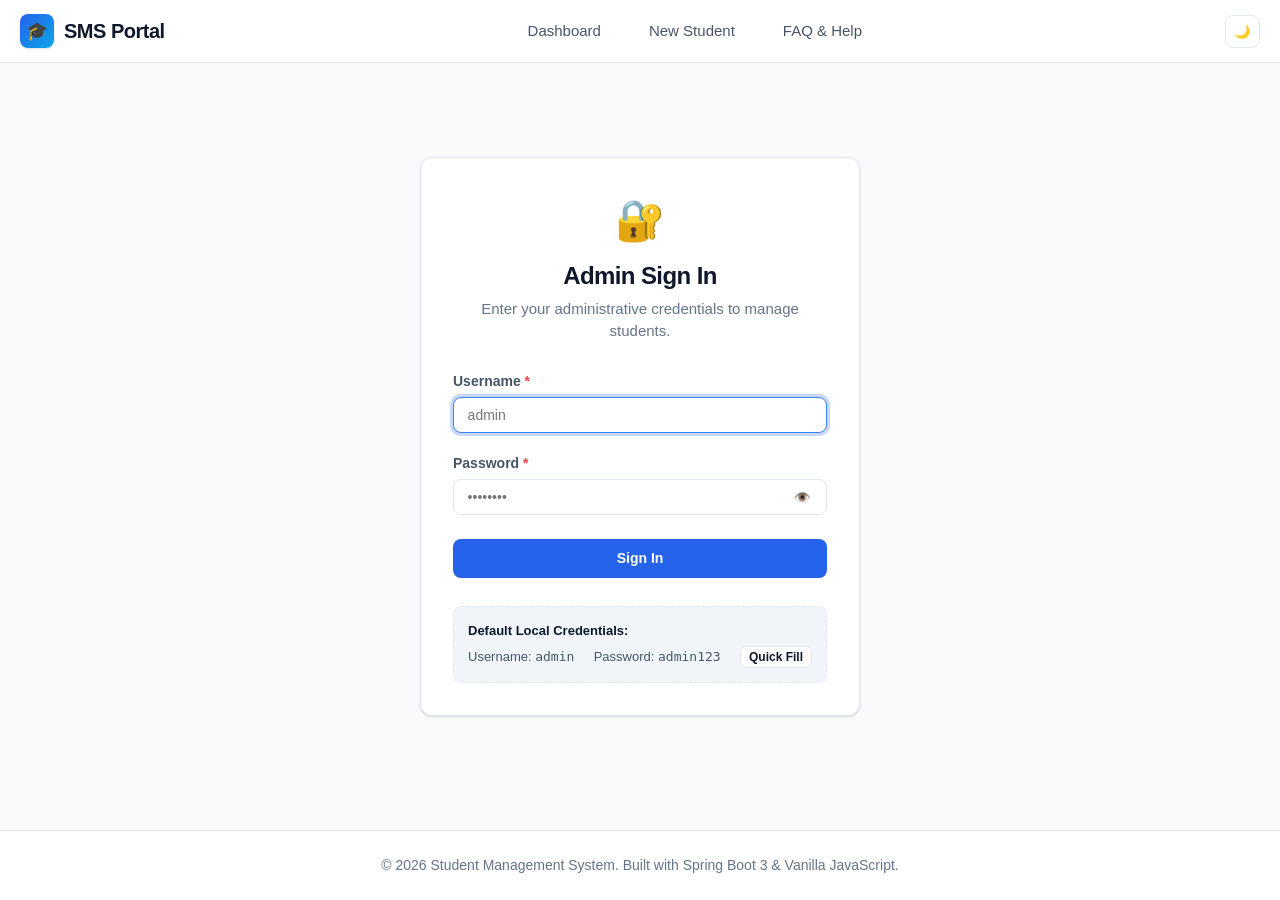
<file: src/main/resources/static/login.html>
<!DOCTYPE html>
<html lang="en" data-theme="light">
<head>
  <meta charset="UTF-8">
  <meta name="viewport" content="width=device-width, initial-scale=1.0">
  <title>Student Management System | Administrator Login</title>
  <link rel="stylesheet" href="css/styles.css">
</head>
<body>

  <!-- Scroll Progress Bar -->
  <div class="scroll-progress-container">
    <div class="scroll-progress-bar" id="scrollProgressBar"></div>
  </div>

  <!-- Header -->
  <header class="header">
    <div class="nav-container">
      <a href="index.html" class="brand" aria-label="Student Management System Homepage">
        <div class="brand-icon">🎓</div>
        <span>SMS Portal</span>
      </a>

      <nav aria-label="Main Navigation">
        <ul class="nav-links" id="navLinks">
          <li><a href="index.html" class="nav-link">Dashboard</a></li>
          <li><a href="student-form.html" class="nav-link">New Student</a></li>
          <li><a href="faq.html" class="nav-link">FAQ & Help</a></li>
        </ul>
      </nav>

      <div class="nav-actions">
        <button id="themeToggleBtn" class="btn-icon" aria-label="Toggle dark mode" title="Toggle theme (Press 'd')">
          🌙
        </button>

        <button class="mobile-nav-toggle" id="mobileMenuToggle" aria-label="Toggle navigation menu" aria-expanded="false">
          ☰
        </button>
      </div>
    </div>
  </header>

  <!-- Main Content -->
  <main class="main-content" style="display: flex; align-items: center; justify-content: center; min-height: calc(80vh - 120px);">
    <div class="card" style="width: 100%; max-width: 440px; padding: 2rem;">
      
      <div style="text-align: center; margin-bottom: 1.75rem;">
        <div style="font-size: 2.5rem; margin-bottom: 0.5rem;">🔐</div>
        <h1 class="page-title" style="font-size: 1.5rem;">Admin Sign In</h1>
        <p class="page-subtitle">Enter your administrative credentials to manage students.</p>
      </div>

      <div id="loginAlert" role="alert" style="display: none; padding: 0.75rem 1rem; border-radius: var(--radius-md); background-color: var(--danger-subtle); color: var(--danger-text); font-size: 0.875rem; margin-bottom: 1.25rem;">
      </div>

      <form id="loginForm" novalidate>
        <div class="form-group" style="margin-bottom: 1.25rem;">
          <label for="username" class="form-label required">Username</label>
          <input 
            type="text" 
            id="username" 
            class="input" 
            placeholder="admin" 
            autocomplete="username" 
            required 
            autofocus
          >
        </div>

        <div class="form-group" style="margin-bottom: 1.5rem;">
          <label for="password" class="form-label required">Password</label>
          <div class="password-field-wrapper">
            <input 
              type="password" 
              id="password" 
              class="input" 
              placeholder="••••••••" 
              autocomplete="current-password" 
              required
            >
            <button 
              type="button" 
              id="passwordToggleBtn" 
              class="password-toggle-btn" 
              aria-label="Show password" 
              aria-pressed="false"
              title="Toggle password visibility"
            >
              👁️
            </button>
          </div>
        </div>

        <button type="submit" class="btn btn-primary" id="loginSubmitBtn" style="width: 100%; padding: 0.65rem;">
          Sign In
        </button>
      </form>

      <!-- Quick Demo Credentials Box -->
      <div style="margin-top: 1.75rem; padding: 0.875rem; background-color: var(--bg-muted); border-radius: var(--radius-md); border: 1px dashed var(--border-color); font-size: 0.8125rem;">
        <div style="font-weight: 600; color: var(--text-primary); margin-bottom: 0.25rem;">Default Local Credentials:</div>
        <div style="color: var(--text-secondary); display: flex; justify-content: space-between; align-items: center; margin-top: 0.35rem;">
          <span>Username: <code>admin</code></span>
          <span>Password: <code>admin123</code></span>
          <button type="button" class="btn btn-secondary btn-sm" id="fillDemoCredsBtn" style="padding: 0.2rem 0.5rem; font-size: 0.75rem;">Quick Fill</button>
        </div>
      </div>

    </div>
  </main>

  <div class="toast-container" id="toastContainer" aria-live="polite"></div>

  <footer class="footer">
    <p>&copy; 2026 Student Management System. Built with Spring Boot 3 &amp; Vanilla JavaScript.</p>
  </footer>

  <script type="module" src="js/app.js"></script>
</body>
</html>
</file>
<file: src/main/resources/static/css/styles.css>
/* ==========================================================================
   STUDENT MANAGEMENT SYSTEM - MODERN PRODUCTION CSS DESIGN SYSTEM
   ========================================================================== */

:root {
  /* Color Palette - Light Theme Default */
  --bg-primary: #f8fafc;
  --bg-surface: #ffffff;
  --bg-surface-elevated: #ffffff;
  --bg-muted: #f1f5f9;
  --bg-hover: #e2e8f0;
  
  --text-primary: #0f172a;
  --text-secondary: #475569;
  --text-muted: #64748b;
  --text-inverse: #ffffff;
  
  --primary: #2563eb;
  --primary-hover: #1d4ed8;
  --primary-subtle: #dbeafe;
  --primary-text: #1e40af;
  
  --accent: #0ea5e9;
  --success: #10b981;
  --success-subtle: #d1fae5;
  --success-text: #065f46;
  --warning: #f59e0b;
  --warning-subtle: #fef3c7;
  --warning-text: #92400e;
  --danger: #ef4444;
  --danger-hover: #dc2626;
  --danger-subtle: #fee2e2;
  --danger-text: #991b1b;
  
  --border-color: #e2e8f0;
  --border-focus: #3b82f6;
  --focus-ring: 0 0 0 3px rgba(37, 99, 235, 0.25);
  
  /* Typography */
  --font-sans: -apple-system, BlinkMacSystemFont, "Segoe UI", Roboto, "Helvetica Neue", Arial, sans-serif;
  --font-mono: ui-monospace, SFMono-Regular, Menlo, Monaco, Consolas, "Liberation Mono", monospace;
  
  /* Elevation & Shadows */
  --shadow-xs: 0 1px 2px 0 rgba(0, 0, 0, 0.05);
  --shadow-sm: 0 1px 3px 0 rgba(0, 0, 0, 0.1), 0 1px 2px -1px rgba(0, 0, 0, 0.1);
  --shadow-md: 0 4px 6px -1px rgba(0, 0, 0, 0.1), 0 2px 4px -2px rgba(0, 0, 0, 0.1);
  --shadow-lg: 0 10px 15px -3px rgba(0, 0, 0, 0.1), 0 4px 6px -4px rgba(0, 0, 0, 0.1);
  --shadow-xl: 0 20px 25px -5px rgba(0, 0, 0, 0.1), 0 8px 10px -6px rgba(0, 0, 0, 0.1);
  
  /* Radii */
  --radius-sm: 0.375rem;
  --radius-md: 0.5rem;
  --radius-lg: 0.75rem;
  --radius-full: 9999px;
  
  /* Transitions */
  --transition-fast: 150ms cubic-bezier(0.4, 0, 0.2, 1);
  --transition-normal: 250ms cubic-bezier(0.4, 0, 0.2, 1);
}

[data-theme="dark"] {
  --bg-primary: #0b1120;
  --bg-surface: #1e293b;
  --bg-surface-elevated: #334155;
  --bg-muted: #1e293b;
  --bg-hover: #334155;
  
  --text-primary: #f8fafc;
  --text-secondary: #cbd5e1;
  --text-muted: #94a3b8;
  --text-inverse: #0f172a;
  
  --primary: #3b82f6;
  --primary-hover: #60a5fa;
  --primary-subtle: rgba(59, 130, 246, 0.18);
  --primary-text: #93c5fd;
  
  --accent: #38bdf8;
  --success: #34d399;
  --success-subtle: rgba(16, 185, 129, 0.18);
  --success-text: #6ee7b7;
  --warning: #fbbf24;
  --warning-subtle: rgba(245, 158, 11, 0.18);
  --warning-text: #fde68a;
  --danger: #f87171;
  --danger-hover: #ef4444;
  --danger-subtle: rgba(239, 68, 68, 0.18);
  --danger-text: #fca5a5;
  
  --border-color: #334155;
  --border-focus: #60a5fa;
  --focus-ring: 0 0 0 3px rgba(59, 130, 246, 0.35);
  
  --shadow-xs: 0 1px 2px 0 rgba(0, 0, 0, 0.4);
  --shadow-sm: 0 1px 3px 0 rgba(0, 0, 0, 0.5);
  --shadow-md: 0 4px 6px -1px rgba(0, 0, 0, 0.6);
  --shadow-lg: 0 10px 15px -3px rgba(0, 0, 0, 0.7);
  --shadow-xl: 0 20px 25px -5px rgba(0, 0, 0, 0.8);
}

/* Base Reset & Typography */
*, *::before, *::after {
  box-sizing: border-box;
  margin: 0;
  padding: 0;
}

html {
  font-family: var(--font-sans);
  font-size: 16px;
  line-height: 1.5;
  scroll-behavior: smooth;
  color-scheme: light dark;
}

body {
  background-color: var(--bg-primary);
  color: var(--text-primary);
  min-height: 100vh;
  display: flex;
  flex-direction: column;
  transition: background-color var(--transition-normal), color var(--transition-normal);
  -webkit-font-smoothing: antialiased;
}

/* Scroll Progress Bar */
.scroll-progress-container {
  position: fixed;
  top: 0;
  left: 0;
  width: 100%;
  height: 3px;
  background: transparent;
  z-index: 1000;
}

.scroll-progress-bar {
  height: 100%;
  width: 0%;
  background: linear-gradient(90deg, var(--primary), var(--accent));
  transition: width 50ms linear;
}

/* Header & Navigation */
.header {
  position: sticky;
  top: 0;
  background-color: var(--bg-surface);
  border-bottom: 1px solid var(--border-color);
  z-index: 100;
  transition: background-color var(--transition-normal), border-color var(--transition-normal);
}

.nav-container {
  max-width: 1280px;
  margin: 0 auto;
  padding: 0.875rem 1.25rem;
  display: flex;
  align-items: center;
  justify-content: space-between;
}

.brand {
  display: flex;
  align-items: center;
  gap: 0.625rem;
  text-decoration: none;
  color: var(--text-primary);
  font-weight: 700;
  font-size: 1.25rem;
  letter-spacing: -0.025em;
}

.brand-icon {
  width: 34px;
  height: 34px;
  border-radius: var(--radius-md);
  background: linear-gradient(135deg, var(--primary), var(--accent));
  display: flex;
  align-items: center;
  justify-content: center;
  color: white;
  font-weight: 800;
  font-size: 1.1rem;
  box-shadow: var(--shadow-sm);
}

.nav-links {
  display: flex;
  align-items: center;
  gap: 1.5rem;
  list-style: none;
}

.nav-link {
  text-decoration: none;
  color: var(--text-secondary);
  font-weight: 500;
  font-size: 0.9375rem;
  padding: 0.5rem 0.75rem;
  border-radius: var(--radius-sm);
  transition: all var(--transition-fast);
}

.nav-link:hover, .nav-link.active {
  color: var(--primary);
  background-color: var(--primary-subtle);
}

.nav-actions {
  display: flex;
  align-items: center;
  gap: 0.75rem;
}

/* Buttons */
.btn {
  display: inline-flex;
  align-items: center;
  justify-content: center;
  gap: 0.5rem;
  font-family: inherit;
  font-size: 0.875rem;
  font-weight: 600;
  padding: 0.5rem 1rem;
  border-radius: var(--radius-md);
  border: 1px solid transparent;
  cursor: pointer;
  text-decoration: none;
  transition: all var(--transition-fast);
  white-space: nowrap;
}

.btn:focus-visible {
  outline: none;
  box-shadow: var(--focus-ring);
}

.btn-primary {
  background-color: var(--primary);
  color: var(--text-inverse);
}
.btn-primary:hover {
  background-color: var(--primary-hover);
}

.btn-secondary {
  background-color: var(--bg-surface);
  color: var(--text-primary);
  border-color: var(--border-color);
}
.btn-secondary:hover {
  background-color: var(--bg-hover);
}

.btn-danger {
  background-color: var(--danger);
  color: var(--text-inverse);
}
.btn-danger:hover {
  background-color: var(--danger-hover);
}

.btn-sm {
  padding: 0.35rem 0.65rem;
  font-size: 0.8125rem;
  border-radius: var(--radius-sm);
}

.btn-icon {
  padding: 0.5rem;
  border-radius: var(--radius-md);
  background-color: transparent;
  color: var(--text-secondary);
  border: 1px solid var(--border-color);
  cursor: pointer;
  display: inline-flex;
  align-items: center;
  justify-content: center;
  transition: all var(--transition-fast);
}
.btn-icon:hover {
  background-color: var(--bg-hover);
  color: var(--text-primary);
}

/* Mobile Nav Toggle */
.mobile-nav-toggle {
  display: none;
  background: none;
  border: 1px solid var(--border-color);
  padding: 0.5rem;
  border-radius: var(--radius-md);
  color: var(--text-primary);
  cursor: pointer;
}

/* Layout Container */
.main-content {
  flex: 1;
  max-width: 1280px;
  width: 100%;
  margin: 0 auto;
  padding: 1.75rem 1.25rem 3rem;
}

/* Page Header & Dashboard Cards */
.page-header {
  display: flex;
  flex-wrap: wrap;
  align-items: center;
  justify-content: space-between;
  gap: 1rem;
  margin-bottom: 1.75rem;
}

.page-title {
  font-size: 1.75rem;
  font-weight: 700;
  letter-spacing: -0.025em;
  color: var(--text-primary);
}

.page-subtitle {
  color: var(--text-muted);
  font-size: 0.9375rem;
  margin-top: 0.25rem;
}

.stats-grid {
  display: grid;
  grid-template-columns: repeat(auto-fit, minmax(220px, 1fr));
  gap: 1rem;
  margin-bottom: 1.75rem;
}

.stat-card {
  background-color: var(--bg-surface);
  border: 1px solid var(--border-color);
  border-radius: var(--radius-lg);
  padding: 1.25rem;
  display: flex;
  align-items: center;
  gap: 1rem;
  box-shadow: var(--shadow-xs);
  transition: transform var(--transition-fast), box-shadow var(--transition-fast);
}

.stat-card:hover {
  transform: translateY(-2px);
  box-shadow: var(--shadow-sm);
}

.stat-icon {
  width: 44px;
  height: 44px;
  border-radius: var(--radius-md);
  background-color: var(--primary-subtle);
  color: var(--primary);
  display: flex;
  align-items: center;
  justify-content: center;
  font-size: 1.25rem;
  flex-shrink: 0;
}

.stat-label {
  font-size: 0.8125rem;
  font-weight: 500;
  color: var(--text-muted);
  text-transform: uppercase;
  letter-spacing: 0.05em;
}

.stat-value {
  font-size: 1.5rem;
  font-weight: 700;
  color: var(--text-primary);
  line-height: 1.2;
}

/* Card Component */
.card {
  background-color: var(--bg-surface);
  border: 1px solid var(--border-color);
  border-radius: var(--radius-lg);
  box-shadow: var(--shadow-sm);
  overflow: hidden;
  transition: background-color var(--transition-normal), border-color var(--transition-normal);
}

/* Toolbar & Filters */
.toolbar {
  padding: 1.25rem;
  display: flex;
  flex-wrap: wrap;
  gap: 0.875rem;
  align-items: center;
  justify-content: space-between;
  border-bottom: 1px solid var(--border-color);
}

.toolbar-search {
  display: flex;
  flex-wrap: wrap;
  align-items: center;
  gap: 0.75rem;
  flex: 1;
  min-width: 260px;
}

.search-input-wrapper {
  position: relative;
  flex: 1;
  min-width: 200px;
  max-width: 380px;
}

.search-icon {
  position: absolute;
  left: 0.75rem;
  top: 50%;
  transform: translateY(-50%);
  color: var(--text-muted);
  pointer-events: none;
}

.input, .select {
  width: 100%;
  font-family: inherit;
  font-size: 0.875rem;
  padding: 0.55rem 0.85rem;
  border-radius: var(--radius-md);
  border: 1px solid var(--border-color);
  background-color: var(--bg-surface);
  color: var(--text-primary);
  transition: all var(--transition-fast);
}

.input:focus, .select:focus {
  outline: none;
  border-color: var(--border-focus);
  box-shadow: var(--focus-ring);
}

.search-input {
  padding-left: 2.25rem;
}

.search-kbd {
  position: absolute;
  right: 0.75rem;
  top: 50%;
  transform: translateY(-50%);
  background-color: var(--bg-muted);
  color: var(--text-muted);
  font-size: 0.6875rem;
  font-family: var(--font-mono);
  padding: 0.15rem 0.4rem;
  border-radius: var(--radius-sm);
  border: 1px solid var(--border-color);
  pointer-events: none;
}

.toolbar-filters {
  display: flex;
  align-items: center;
  gap: 0.5rem;
}

/* Data Table */
.table-responsive {
  width: 100%;
  overflow-x: auto;
  -webkit-overflow-scrolling: touch;
}

.table {
  width: 100%;
  border-collapse: collapse;
  text-align: left;
  font-size: 0.875rem;
}

.table th {
  background-color: var(--bg-muted);
  color: var(--text-secondary);
  font-weight: 600;
  padding: 0.75rem 1rem;
  border-bottom: 1px solid var(--border-color);
  white-space: nowrap;
  user-select: none;
}

.table th.sortable {
  cursor: pointer;
  transition: color var(--transition-fast);
}

.table th.sortable:hover {
  color: var(--primary);
}

.sort-indicator {
  display: inline-block;
  margin-left: 0.35rem;
  font-size: 0.75rem;
  opacity: 0.5;
}

.table td {
  padding: 0.875rem 1rem;
  border-bottom: 1px solid var(--border-color);
  color: var(--text-primary);
  vertical-align: middle;
}

.table tbody tr {
  transition: background-color var(--transition-fast);
}

.table tbody tr:hover {
  background-color: var(--bg-hover);
}

.badge {
  display: inline-flex;
  align-items: center;
  padding: 0.2rem 0.55rem;
  border-radius: var(--radius-full);
  font-size: 0.75rem;
  font-weight: 600;
}

.badge-primary {
  background-color: var(--primary-subtle);
  color: var(--primary-text);
}

.badge-success {
  background-color: var(--success-subtle);
  color: var(--success-text);
}

.badge-warning {
  background-color: var(--warning-subtle);
  color: var(--warning-text);
}

.table-actions {
  display: flex;
  align-items: center;
  gap: 0.5rem;
  justify-content: flex-end;
}

/* Skeleton Loading Animation */
.skeleton-row td {
  padding: 1rem;
}

.skeleton-box {
  height: 1.1rem;
  background: linear-gradient(90deg, var(--bg-muted) 25%, var(--bg-hover) 50%, var(--bg-muted) 75%);
  background-size: 200% 100%;
  animation: shimmer 1.5s infinite;
  border-radius: var(--radius-sm);
}

@keyframes shimmer {
  0% { background-position: 200% 0; }
  100% { background-position: -200% 0; }
}

/* Empty State */
.empty-state {
  text-align: center;
  padding: 3.5rem 1.5rem;
}

.empty-icon {
  width: 64px;
  height: 64px;
  margin: 0 auto 1rem;
  border-radius: 50%;
  background-color: var(--bg-muted);
  display: flex;
  align-items: center;
  justify-content: center;
  color: var(--text-muted);
  font-size: 1.75rem;
}

.empty-title {
  font-size: 1.125rem;
  font-weight: 600;
  color: var(--text-primary);
  margin-bottom: 0.35rem;
}

.empty-desc {
  font-size: 0.875rem;
  color: var(--text-muted);
  max-width: 400px;
  margin: 0 auto 1.25rem;
}

/* Pagination */
.pagination {
  padding: 1rem 1.25rem;
  display: flex;
  flex-wrap: wrap;
  align-items: center;
  justify-content: space-between;
  gap: 1rem;
  border-top: 1px solid var(--border-color);
  font-size: 0.875rem;
  color: var(--text-secondary);
}

.pagination-controls {
  display: flex;
  align-items: center;
  gap: 0.35rem;
}

.page-btn {
  min-width: 32px;
  height: 32px;
  padding: 0 0.5rem;
  display: inline-flex;
  align-items: center;
  justify-content: center;
  border-radius: var(--radius-md);
  border: 1px solid var(--border-color);
  background-color: var(--bg-surface);
  color: var(--text-primary);
  font-weight: 500;
  cursor: pointer;
  transition: all var(--transition-fast);
}

.page-btn:hover:not(:disabled) {
  background-color: var(--bg-hover);
}

.page-btn.active {
  background-color: var(--primary);
  border-color: var(--primary);
  color: white;
}

.page-btn:disabled {
  opacity: 0.45;
  cursor: not-allowed;
}

/* Form Styles */
.form-grid {
  display: grid;
  grid-template-columns: repeat(2, 1fr);
  gap: 1.25rem;
}

.form-group {
  display: flex;
  flex-direction: column;
  gap: 0.35rem;
}

.form-group.col-span-2 {
  grid-column: span 2;
}

.form-label {
  font-size: 0.875rem;
  font-weight: 600;
  color: var(--text-secondary);
}

.form-label.required::after {
  content: " *";
  color: var(--danger);
}

.form-error {
  font-size: 0.8125rem;
  color: var(--danger);
  min-height: 1.1rem;
}

.input.has-error {
  border-color: var(--danger);
}

/* Modal */
.modal-backdrop {
  position: fixed;
  inset: 0;
  background-color: rgba(15, 23, 42, 0.6);
  backdrop-filter: blur(4px);
  display: flex;
  align-items: center;
  justify-content: center;
  padding: 1rem;
  z-index: 1000;
  opacity: 0;
  visibility: hidden;
  transition: opacity var(--transition-normal), visibility var(--transition-normal);
}

.modal-backdrop.open {
  opacity: 1;
  visibility: visible;
}

.modal-dialog {
  background-color: var(--bg-surface);
  border: 1px solid var(--border-color);
  border-radius: var(--radius-lg);
  box-shadow: var(--shadow-xl);
  width: 100%;
  max-width: 580px;
  max-height: 90vh;
  overflow-y: auto;
  transform: scale(0.95);
  transition: transform var(--transition-normal);
}

.modal-backdrop.open .modal-dialog {
  transform: scale(1);
}

.modal-header {
  padding: 1.25rem 1.5rem;
  display: flex;
  align-items: center;
  justify-content: space-between;
  border-bottom: 1px solid var(--border-color);
}

.modal-title {
  font-size: 1.125rem;
  font-weight: 700;
  color: var(--text-primary);
}

.modal-close {
  background: none;
  border: none;
  color: var(--text-muted);
  cursor: pointer;
  padding: 0.25rem;
  border-radius: var(--radius-sm);
  display: flex;
  align-items: center;
  justify-content: center;
  font-size: 1.25rem;
}
.modal-close:hover {
  color: var(--text-primary);
}

.modal-body {
  padding: 1.5rem;
}

.modal-footer {
  padding: 1rem 1.5rem;
  display: flex;
  align-items: center;
  justify-content: flex-end;
  gap: 0.75rem;
  border-top: 1px solid var(--border-color);
  background-color: var(--bg-muted);
  border-radius: 0 0 var(--radius-lg) var(--radius-lg);
}

/* Toast Notifications */
.toast-container {
  position: fixed;
  bottom: 1.5rem;
  right: 1.5rem;
  display: flex;
  flex-direction: column;
  gap: 0.625rem;
  z-index: 2000;
  max-width: 360px;
  pointer-events: none;
}

.toast {
  pointer-events: auto;
  background-color: var(--bg-surface-elevated);
  border: 1px solid var(--border-color);
  color: var(--text-primary);
  border-radius: var(--radius-md);
  padding: 0.875rem 1.125rem;
  box-shadow: var(--shadow-lg);
  display: flex;
  align-items: flex-start;
  gap: 0.75rem;
  animation: slideInRight 250ms cubic-bezier(0.4, 0, 0.2, 1);
  transition: opacity 200ms ease, transform 200ms ease;
}

.toast-success { border-left: 4px solid var(--success); }
.toast-error { border-left: 4px solid var(--danger); }
.toast-info { border-left: 4px solid var(--primary); }

.toast-icon {
  font-size: 1.1rem;
  line-height: 1;
  margin-top: 2px;
}
.toast-success .toast-icon { color: var(--success); }
.toast-error .toast-icon { color: var(--danger); }
.toast-info .toast-icon { color: var(--primary); }

.toast-content {
  flex: 1;
}

.toast-title {
  font-size: 0.875rem;
  font-weight: 600;
  margin-bottom: 0.15rem;
}

.toast-message {
  font-size: 0.8125rem;
  color: var(--text-muted);
}

@keyframes slideInRight {
  from {
    transform: translateX(100%);
    opacity: 0;
  }
  to {
    transform: translateX(0);
    opacity: 1;
  }
}

/* Cookie Banner */
.cookie-banner {
  position: fixed;
  bottom: 0;
  left: 0;
  right: 0;
  background-color: var(--bg-surface);
  border-top: 1px solid var(--border-color);
  padding: 1.125rem 1.5rem;
  box-shadow: var(--shadow-xl);
  z-index: 1500;
  display: flex;
  flex-wrap: wrap;
  align-items: center;
  justify-content: space-between;
  gap: 1rem;
  animation: slideUp 300ms ease-out;
}

.cookie-text {
  font-size: 0.875rem;
  color: var(--text-secondary);
  max-width: 780px;
}

.cookie-text a {
  color: var(--primary);
  text-decoration: underline;
}

.cookie-actions {
  display: flex;
  gap: 0.75rem;
}

@keyframes slideUp {
  from { transform: translateY(100%); }
  to { transform: translateY(0); }
}

/* Back-to-Top Button */
.back-to-top {
  position: fixed;
  bottom: 2rem;
  right: 2rem;
  width: 44px;
  height: 44px;
  border-radius: 50%;
  background-color: var(--primary);
  color: white;
  border: none;
  box-shadow: var(--shadow-md);
  display: flex;
  align-items: center;
  justify-content: center;
  font-size: 1.25rem;
  cursor: pointer;
  z-index: 900;
  opacity: 0;
  visibility: hidden;
  transform: translateY(10px);
  transition: all var(--transition-normal);
}

.back-to-top.visible {
  opacity: 1;
  visibility: visible;
  transform: translateY(0);
}

.back-to-top:hover {
  background-color: var(--primary-hover);
  transform: translateY(-2px);
}

/* FAQ Accordion */
.accordion {
  display: flex;
  flex-direction: column;
  gap: 0.75rem;
}

.accordion-item {
  border: 1px solid var(--border-color);
  border-radius: var(--radius-md);
  background-color: var(--bg-surface);
  overflow: hidden;
  transition: border-color var(--transition-fast);
}

.accordion-item.active {
  border-color: var(--primary);
}

.accordion-header {
  width: 100%;
  text-align: left;
  background: none;
  border: none;
  padding: 1.125rem 1.25rem;
  display: flex;
  align-items: center;
  justify-content: space-between;
  font-size: 1rem;
  font-weight: 600;
  color: var(--text-primary);
  cursor: pointer;
  transition: background-color var(--transition-fast);
}

.accordion-header:hover {
  background-color: var(--bg-hover);
}

.accordion-icon {
  font-size: 1.25rem;
  color: var(--text-muted);
  transition: transform var(--transition-normal);
}

.accordion-item.active .accordion-icon {
  transform: rotate(180deg);
  color: var(--primary);
}

.accordion-body {
  max-height: 0;
  overflow: hidden;
  transition: max-height var(--transition-normal) ease-out, padding var(--transition-normal) ease-out;
  padding: 0 1.25rem;
  color: var(--text-secondary);
  font-size: 0.9375rem;
  line-height: 1.6;
}

.accordion-item.active .accordion-body {
  padding: 0 1.25rem 1.25rem 1.25rem;
}

/* Password Toggle Field */
.password-field-wrapper {
  position: relative;
  display: flex;
  align-items: center;
}

.password-toggle-btn {
  position: absolute;
  right: 0.75rem;
  background: none;
  border: none;
  color: var(--text-muted);
  cursor: pointer;
  padding: 0.25rem;
  display: flex;
  align-items: center;
  justify-content: center;
  border-radius: var(--radius-sm);
}

.password-toggle-btn:hover {
  color: var(--text-primary);
}

/* Keyboard Shortcuts Helper Modal Table */
.shortcut-table {
  width: 100%;
  border-collapse: collapse;
}

.shortcut-table td {
  padding: 0.625rem 0.5rem;
  border-bottom: 1px solid var(--border-color);
  font-size: 0.875rem;
}

.shortcut-key {
  display: inline-block;
  padding: 0.2rem 0.5rem;
  background-color: var(--bg-muted);
  border: 1px solid var(--border-color);
  border-radius: var(--radius-sm);
  font-family: var(--font-mono);
  font-size: 0.8125rem;
  font-weight: 600;
  color: var(--text-primary);
}

/* Footer */
.footer {
  margin-top: auto;
  background-color: var(--bg-surface);
  border-top: 1px solid var(--border-color);
  padding: 1.5rem 1.25rem;
  text-align: center;
  font-size: 0.875rem;
  color: var(--text-muted);
}

/* Responsive / Mobile Styles (Mobile-First) */
@media (max-width: 768px) {
  .nav-links {
    position: fixed;
    top: 57px;
    right: -100%;
    width: 260px;
    height: calc(100vh - 57px);
    background-color: var(--bg-surface);
    border-left: 1px solid var(--border-color);
    flex-direction: column;
    align-items: stretch;
    padding: 1.5rem;
    gap: 0.75rem;
    box-shadow: var(--shadow-xl);
    transition: right var(--transition-normal);
    z-index: 999;
  }

  .nav-links.open {
    right: 0;
  }

  .mobile-nav-toggle {
    display: inline-flex;
  }

  .form-grid {
    grid-template-columns: 1fr;
  }

  .form-group.col-span-2 {
    grid-column: span 1;
  }

  .page-header {
    flex-direction: column;
    align-items: flex-start;
  }

  .toolbar {
    flex-direction: column;
    align-items: stretch;
  }

  .toolbar-search {
    flex-direction: column;
    align-items: stretch;
  }

  .search-input-wrapper {
    max-width: none;
  }

  .toolbar-filters {
    flex-wrap: wrap;
  }

  .cookie-banner {
    flex-direction: column;
    align-items: stretch;
  }
}
</file>
